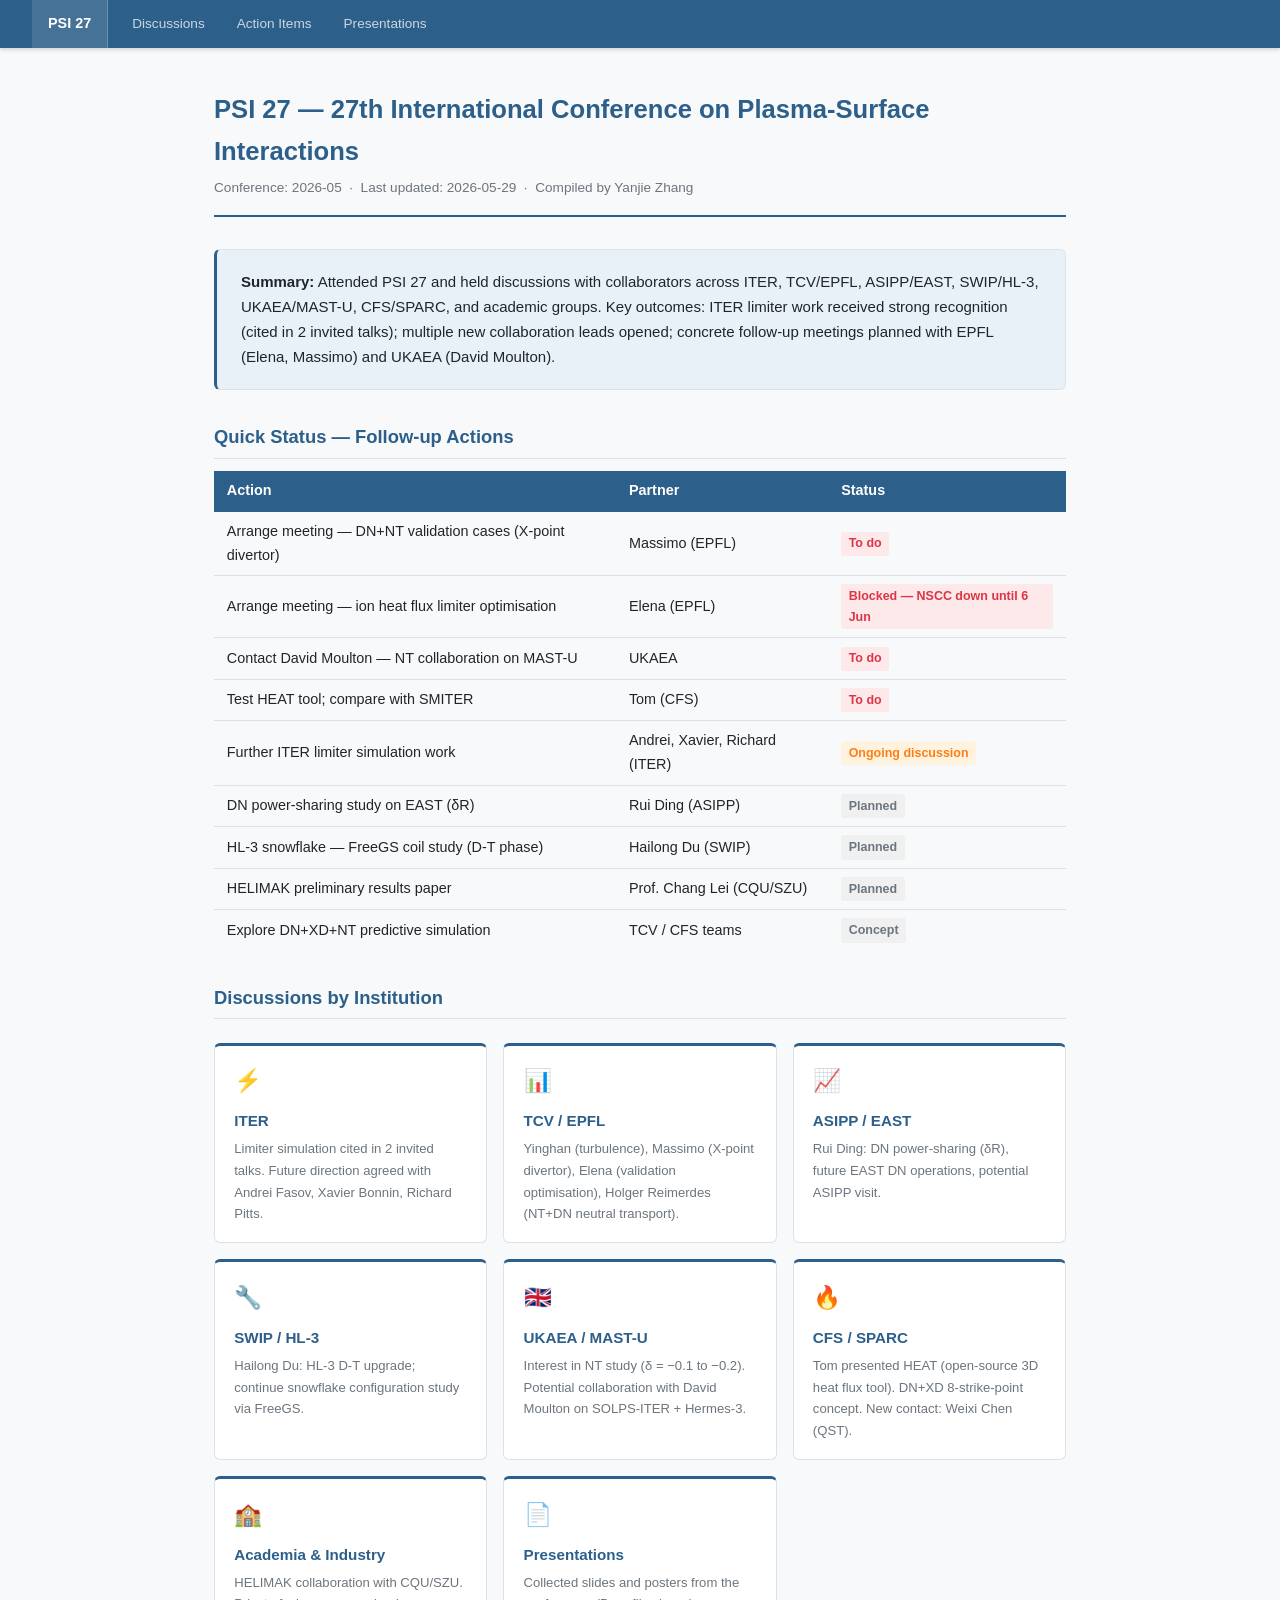
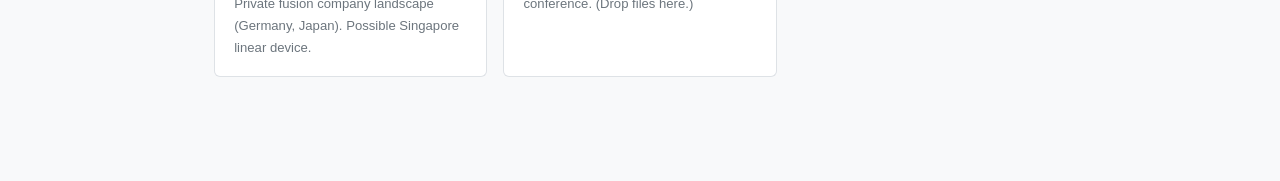
<file: index.html>
<!DOCTYPE html>
<html lang="en">
<head>
<meta charset="UTF-8">
<meta name="viewport" content="width=device-width, initial-scale=1.0">
<title>PSI 27 — Conference Summary</title>
<link rel="stylesheet" href="style.css">
</head>
<body>

<nav>
  <a class="home active" href="index.html">PSI 27</a>
  <a href="discussions/2026-05-29_discussions.html">Discussions</a>
  <a href="action-items/2026-05-29_actions.html">Action Items</a>
  <a href="presentations/">Presentations</a>
</nav>

<div class="container">
  <header class="page-header">
    <h1>PSI 27 — 27th International Conference on Plasma-Surface Interactions</h1>
    <div class="meta">Conference: 2026-05 &nbsp;·&nbsp; Last updated: 2026-05-29 &nbsp;·&nbsp; Compiled by Yanjie Zhang</div>
  </header>

  <div class="card highlight">
    <strong>Summary:</strong> Attended PSI 27 and held discussions with collaborators across ITER, TCV/EPFL, ASIPP/EAST, SWIP/HL-3, UKAEA/MAST-U, CFS/SPARC, and academic groups. Key outcomes: ITER limiter work received strong recognition (cited in 2 invited talks); multiple new collaboration leads opened; concrete follow-up meetings planned with EPFL (Elena, Massimo) and UKAEA (David Moulton).
  </div>

  <h2>Quick Status — Follow-up Actions</h2>
  <table>
    <tr><th>Action</th><th>Partner</th><th>Status</th></tr>
    <tr><td>Arrange meeting — DN+NT validation cases (X-point divertor)</td><td>Massimo (EPFL)</td><td><span class="badge badge-open">To do</span></td></tr>
    <tr><td>Arrange meeting — ion heat flux limiter optimisation</td><td>Elena (EPFL)</td><td><span class="badge badge-open">Blocked — NSCC down until 6 Jun</span></td></tr>
    <tr><td>Contact David Moulton — NT collaboration on MAST-U</td><td>UKAEA</td><td><span class="badge badge-open">To do</span></td></tr>
    <tr><td>Test HEAT tool; compare with SMITER</td><td>Tom (CFS)</td><td><span class="badge badge-open">To do</span></td></tr>
    <tr><td>Further ITER limiter simulation work</td><td>Andrei, Xavier, Richard (ITER)</td><td><span class="badge badge-progress">Ongoing discussion</span></td></tr>
    <tr><td>DN power-sharing study on EAST (δR)</td><td>Rui Ding (ASIPP)</td><td><span class="badge badge-pending">Planned</span></td></tr>
    <tr><td>HL-3 snowflake — FreeGS coil study (D-T phase)</td><td>Hailong Du (SWIP)</td><td><span class="badge badge-pending">Planned</span></td></tr>
    <tr><td>HELIMAK preliminary results paper</td><td>Prof. Chang Lei (CQU/SZU)</td><td><span class="badge badge-pending">Planned</span></td></tr>
    <tr><td>Explore DN+XD+NT predictive simulation</td><td>TCV / CFS teams</td><td><span class="badge badge-pending">Concept</span></td></tr>
  </table>

  <h2>Discussions by Institution</h2>
  <div class="grid">

    <a class="grid-card" href="discussions/2026-05-29_discussions.html#iter">
      <div class="icon">&#9889;</div>
      <h3>ITER</h3>
      <p>Limiter simulation cited in 2 invited talks. Future direction agreed with Andrei Fasov, Xavier Bonnin, Richard Pitts.</p>
    </a>

    <a class="grid-card" href="discussions/2026-05-29_discussions.html#tcv">
      <div class="icon">&#128202;</div>
      <h3>TCV / EPFL</h3>
      <p>Yinghan (turbulence), Massimo (X-point divertor), Elena (validation optimisation), Holger Reimerdes (NT+DN neutral transport).</p>
    </a>

    <a class="grid-card" href="discussions/2026-05-29_discussions.html#asipp">
      <div class="icon">&#128200;</div>
      <h3>ASIPP / EAST</h3>
      <p>Rui Ding: DN power-sharing (δR), future EAST DN operations, potential ASIPP visit.</p>
    </a>

    <a class="grid-card" href="discussions/2026-05-29_discussions.html#swip">
      <div class="icon">&#128295;</div>
      <h3>SWIP / HL-3</h3>
      <p>Hailong Du: HL-3 D-T upgrade; continue snowflake configuration study via FreeGS.</p>
    </a>

    <a class="grid-card" href="discussions/2026-05-29_discussions.html#ukaea">
      <div class="icon">&#127468;&#127463;</div>
      <h3>UKAEA / MAST-U</h3>
      <p>Interest in NT study (δ = −0.1 to −0.2). Potential collaboration with David Moulton on SOLPS-ITER + Hermes-3.</p>
    </a>

    <a class="grid-card" href="discussions/2026-05-29_discussions.html#cfs">
      <div class="icon">&#128293;</div>
      <h3>CFS / SPARC</h3>
      <p>Tom presented HEAT (open-source 3D heat flux tool). DN+XD 8-strike-point concept. New contact: Weixi Chen (QST).</p>
    </a>

    <a class="grid-card" href="discussions/2026-05-29_discussions.html#academia">
      <div class="icon">&#127979;</div>
      <h3>Academia &amp; Industry</h3>
      <p>HELIMAK collaboration with CQU/SZU. Private fusion company landscape (Germany, Japan). Possible Singapore linear device.</p>
    </a>

    <a class="grid-card" href="presentations/">
      <div class="icon">&#128196;</div>
      <h3>Presentations</h3>
      <p>Collected slides and posters from the conference. (Drop files here.)</p>
    </a>

  </div>
</div>
</body>
</html>
</file>
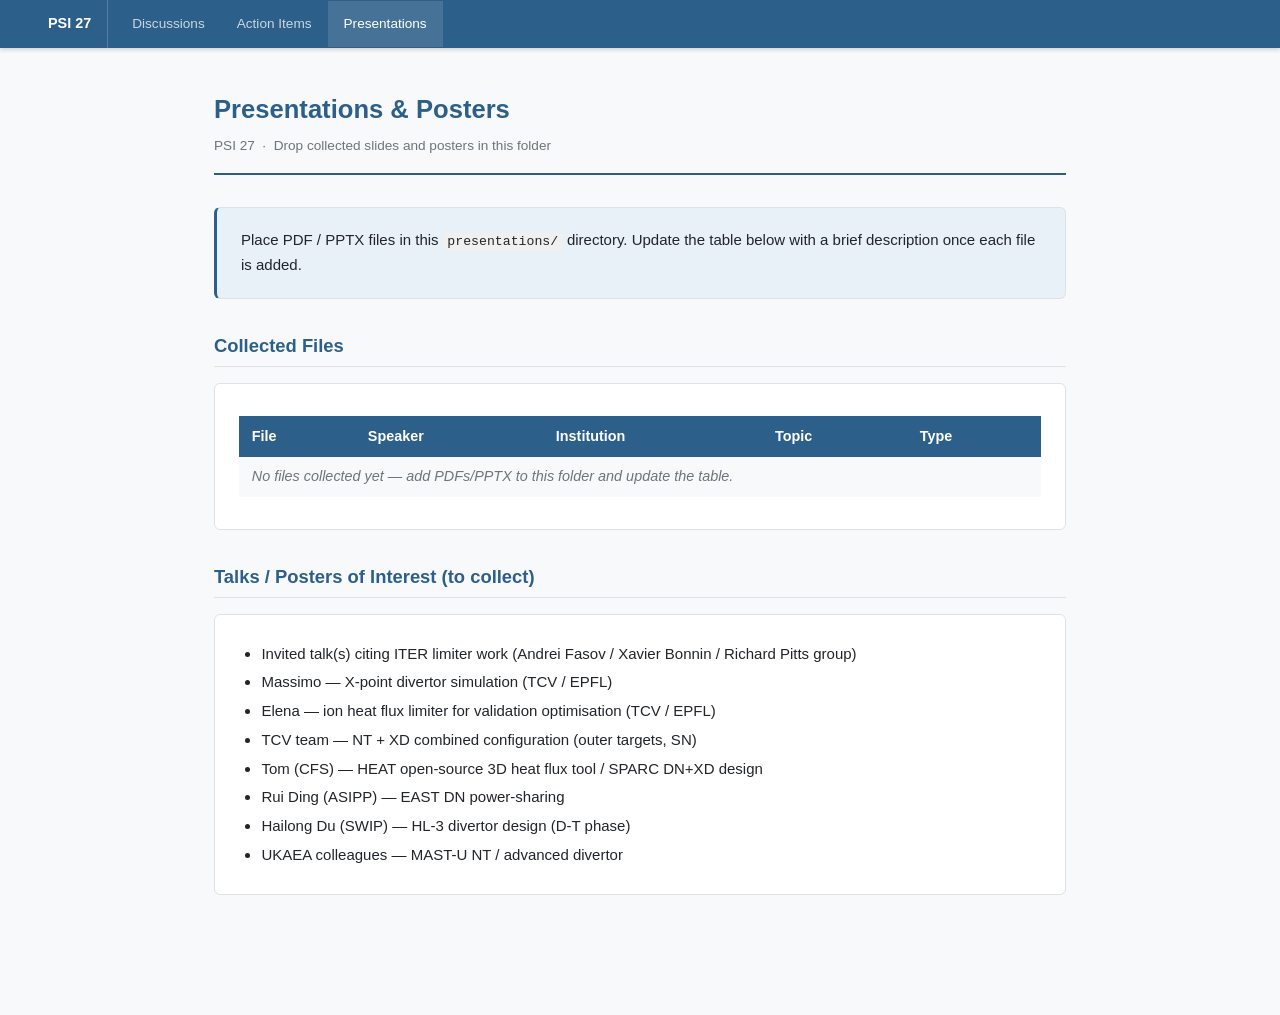
<file: presentations/index.html>
<!DOCTYPE html>
<html lang="en">
<head>
<meta charset="UTF-8">
<meta name="viewport" content="width=device-width, initial-scale=1.0">
<title>Presentations — PSI 27</title>
<link rel="stylesheet" href="../style.css">
</head>
<body>

<nav>
  <a class="home" href="../index.html">PSI 27</a>
  <a href="../discussions/2026-05-29_discussions.html">Discussions</a>
  <a href="../action-items/2026-05-29_actions.html">Action Items</a>
  <a class="active" href="index.html">Presentations</a>
</nav>

<div class="container">
  <header class="page-header">
    <h1>Presentations &amp; Posters</h1>
    <div class="meta">PSI 27 &nbsp;·&nbsp; Drop collected slides and posters in this folder</div>
  </header>

  <div class="card highlight">
    Place PDF / PPTX files in this <code>presentations/</code> directory. Update the table below with a brief description once each file is added.
  </div>

  <h2>Collected Files</h2>

  <div class="card">
    <table>
      <tr><th>File</th><th>Speaker</th><th>Institution</th><th>Topic</th><th>Type</th></tr>
      <tr>
        <td colspan="5" style="color:#6c757d; font-style:italic;">No files collected yet — add PDFs/PPTX to this folder and update the table.</td>
      </tr>
    </table>
  </div>

  <h2>Talks / Posters of Interest (to collect)</h2>
  <div class="card">
    <ul>
      <li>Invited talk(s) citing ITER limiter work (Andrei Fasov / Xavier Bonnin / Richard Pitts group)</li>
      <li>Massimo — X-point divertor simulation (TCV / EPFL)</li>
      <li>Elena — ion heat flux limiter for validation optimisation (TCV / EPFL)</li>
      <li>TCV team — NT + XD combined configuration (outer targets, SN)</li>
      <li>Tom (CFS) — HEAT open-source 3D heat flux tool / SPARC DN+XD design</li>
      <li>Rui Ding (ASIPP) — EAST DN power-sharing</li>
      <li>Hailong Du (SWIP) — HL-3 divertor design (D-T phase)</li>
      <li>UKAEA colleagues — MAST-U NT / advanced divertor</li>
    </ul>
  </div>
</div>
</body>
</html>
</file>
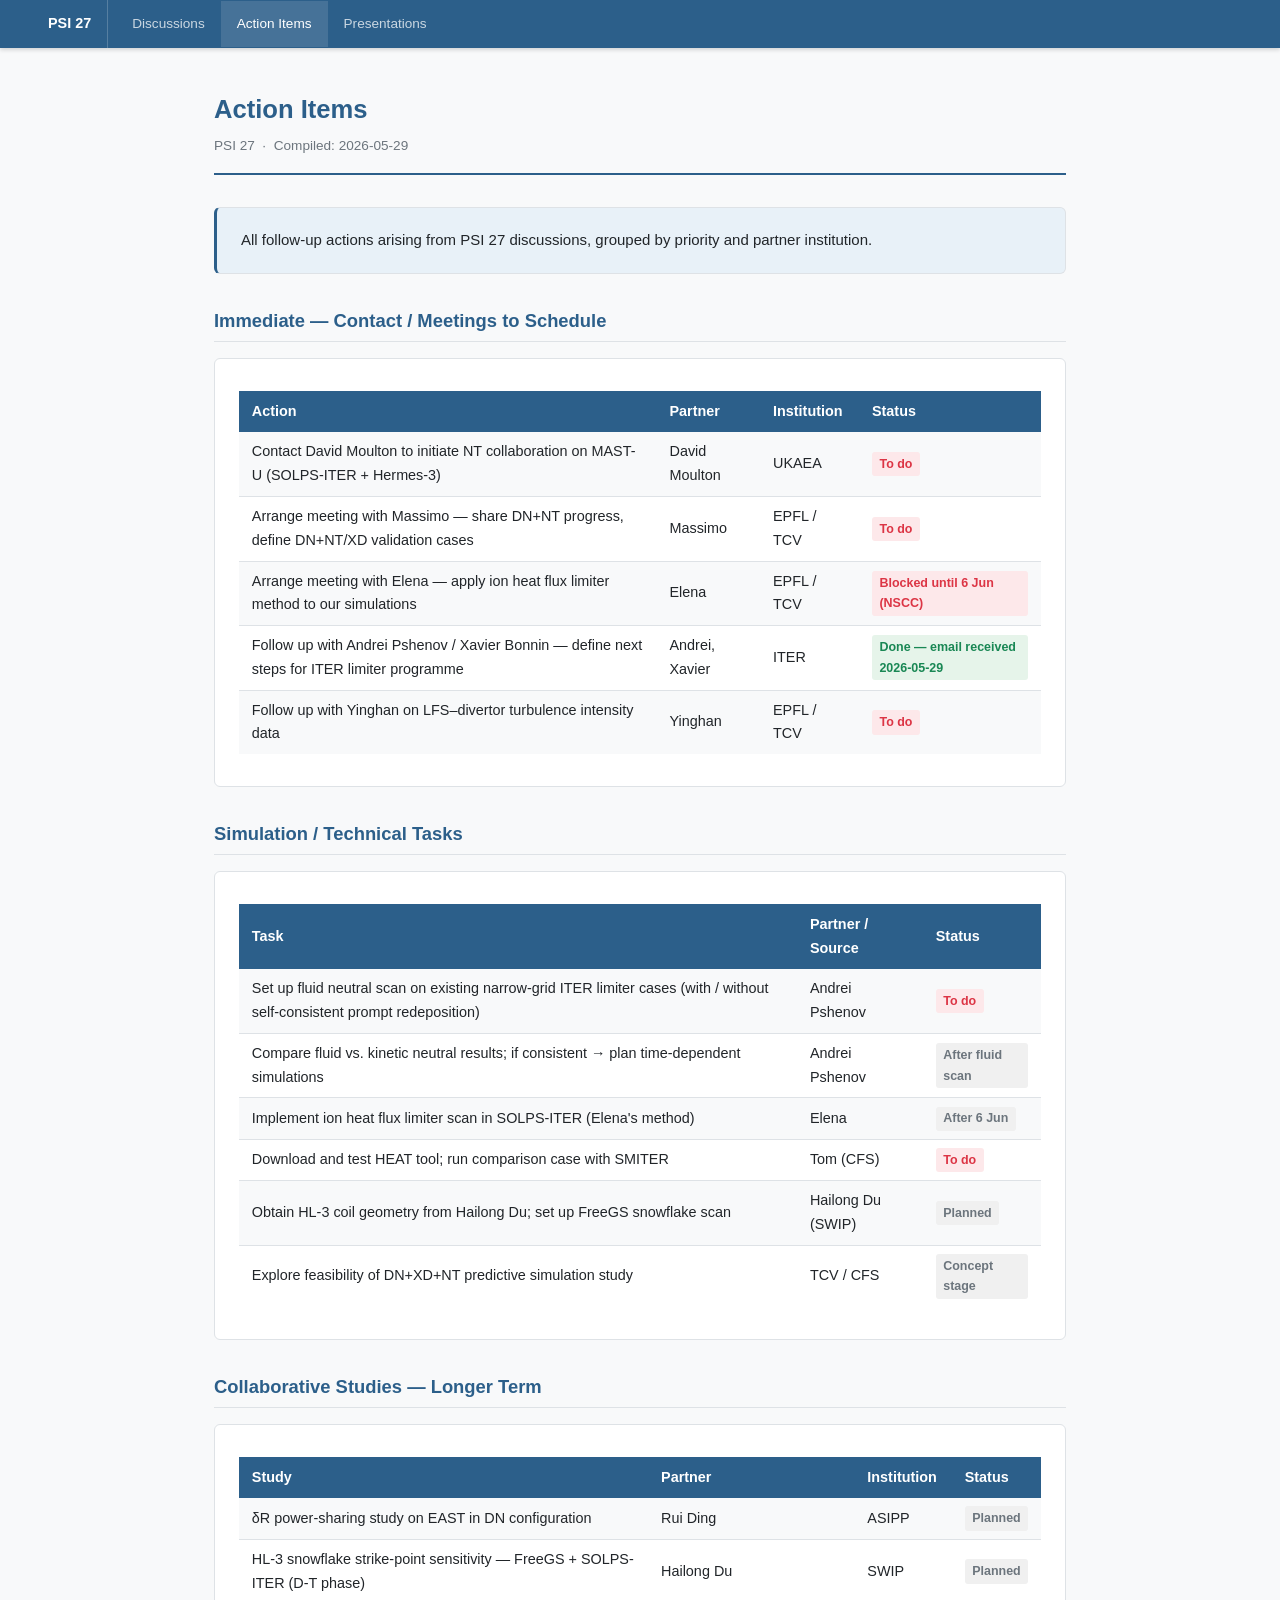
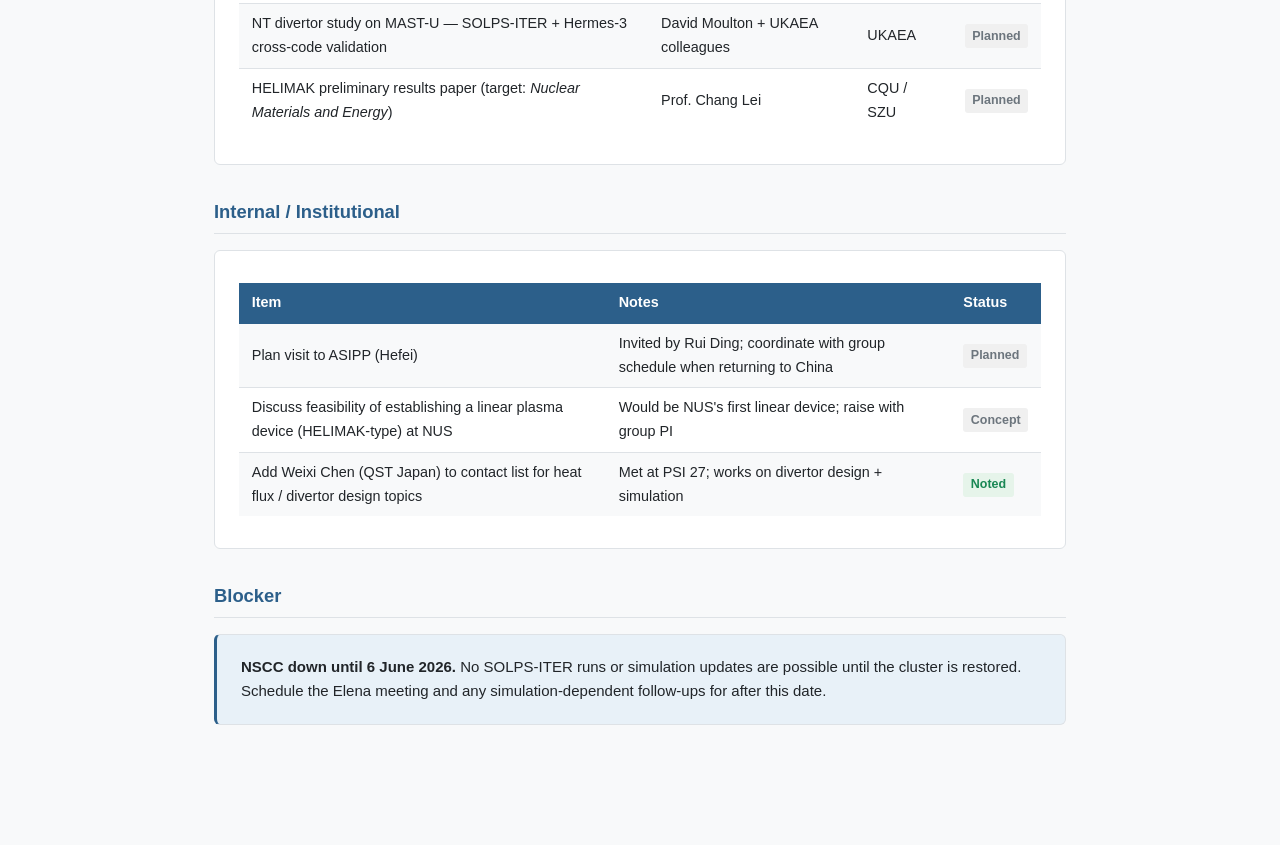
<file: action-items/2026-05-29_actions.html>
<!DOCTYPE html>
<html lang="en">
<head>
<meta charset="UTF-8">
<meta name="viewport" content="width=device-width, initial-scale=1.0">
<title>Action Items — PSI 27</title>
<link rel="stylesheet" href="../style.css">
</head>
<body>

<nav>
  <a class="home" href="../index.html">PSI 27</a>
  <a href="../discussions/2026-05-29_discussions.html">Discussions</a>
  <a class="active" href="2026-05-29_actions.html">Action Items</a>
  <a href="../presentations/">Presentations</a>
</nav>

<div class="container">
  <header class="page-header">
    <h1>Action Items</h1>
    <div class="meta">PSI 27 &nbsp;·&nbsp; Compiled: 2026-05-29</div>
  </header>

  <div class="card highlight">
    All follow-up actions arising from PSI 27 discussions, grouped by priority and partner institution.
  </div>

  <h2>Immediate — Contact / Meetings to Schedule</h2>

  <div class="card">
    <table>
      <tr><th>Action</th><th>Partner</th><th>Institution</th><th>Status</th></tr>
      <tr>
        <td>Contact David Moulton to initiate NT collaboration on MAST-U (SOLPS-ITER + Hermes-3)</td>
        <td>David Moulton</td>
        <td>UKAEA</td>
        <td><span class="badge badge-open">To do</span></td>
      </tr>
      <tr>
        <td>Arrange meeting with Massimo — share DN+NT progress, define DN+NT/XD validation cases</td>
        <td>Massimo</td>
        <td>EPFL / TCV</td>
        <td><span class="badge badge-open">To do</span></td>
      </tr>
      <tr>
        <td>Arrange meeting with Elena — apply ion heat flux limiter method to our simulations</td>
        <td>Elena</td>
        <td>EPFL / TCV</td>
        <td><span class="badge badge-open">Blocked until 6 Jun (NSCC)</span></td>
      </tr>
      <tr>
        <td>Follow up with Andrei Pshenov / Xavier Bonnin — define next steps for ITER limiter programme</td>
        <td>Andrei, Xavier</td>
        <td>ITER</td>
        <td><span class="badge badge-done">Done — email received 2026-05-29</span></td>
      </tr>
      <tr>
        <td>Follow up with Yinghan on LFS–divertor turbulence intensity data</td>
        <td>Yinghan</td>
        <td>EPFL / TCV</td>
        <td><span class="badge badge-open">To do</span></td>
      </tr>
    </table>
  </div>

  <h2>Simulation / Technical Tasks</h2>

  <div class="card">
    <table>
      <tr><th>Task</th><th>Partner / Source</th><th>Status</th></tr>
      <tr>
        <td>Set up fluid neutral scan on existing narrow-grid ITER limiter cases (with / without self-consistent prompt redeposition)</td>
        <td>Andrei Pshenov</td>
        <td><span class="badge badge-open">To do</span></td>
      </tr>
      <tr>
        <td>Compare fluid vs. kinetic neutral results; if consistent → plan time-dependent simulations</td>
        <td>Andrei Pshenov</td>
        <td><span class="badge badge-pending">After fluid scan</span></td>
      </tr>
      <tr>
        <td>Implement ion heat flux limiter scan in SOLPS-ITER (Elena's method)</td>
        <td>Elena</td>
        <td><span class="badge badge-pending">After 6 Jun</span></td>
      </tr>
      <tr>
        <td>Download and test HEAT tool; run comparison case with SMITER</td>
        <td>Tom (CFS)</td>
        <td><span class="badge badge-open">To do</span></td>
      </tr>
      <tr>
        <td>Obtain HL-3 coil geometry from Hailong Du; set up FreeGS snowflake scan</td>
        <td>Hailong Du (SWIP)</td>
        <td><span class="badge badge-pending">Planned</span></td>
      </tr>
      <tr>
        <td>Explore feasibility of DN+XD+NT predictive simulation study</td>
        <td>TCV / CFS</td>
        <td><span class="badge badge-pending">Concept stage</span></td>
      </tr>
    </table>
  </div>

  <h2>Collaborative Studies — Longer Term</h2>

  <div class="card">
    <table>
      <tr><th>Study</th><th>Partner</th><th>Institution</th><th>Status</th></tr>
      <tr>
        <td>δR power-sharing study on EAST in DN configuration</td>
        <td>Rui Ding</td>
        <td>ASIPP</td>
        <td><span class="badge badge-pending">Planned</span></td>
      </tr>
      <tr>
        <td>HL-3 snowflake strike-point sensitivity — FreeGS + SOLPS-ITER (D-T phase)</td>
        <td>Hailong Du</td>
        <td>SWIP</td>
        <td><span class="badge badge-pending">Planned</span></td>
      </tr>
      <tr>
        <td>NT divertor study on MAST-U — SOLPS-ITER + Hermes-3 cross-code validation</td>
        <td>David Moulton + UKAEA colleagues</td>
        <td>UKAEA</td>
        <td><span class="badge badge-pending">Planned</span></td>
      </tr>
      <tr>
        <td>HELIMAK preliminary results paper (target: <em>Nuclear Materials and Energy</em>)</td>
        <td>Prof. Chang Lei</td>
        <td>CQU / SZU</td>
        <td><span class="badge badge-pending">Planned</span></td>
      </tr>
    </table>
  </div>

  <h2>Internal / Institutional</h2>

  <div class="card">
    <table>
      <tr><th>Item</th><th>Notes</th><th>Status</th></tr>
      <tr>
        <td>Plan visit to ASIPP (Hefei)</td>
        <td>Invited by Rui Ding; coordinate with group schedule when returning to China</td>
        <td><span class="badge badge-pending">Planned</span></td>
      </tr>
      <tr>
        <td>Discuss feasibility of establishing a linear plasma device (HELIMAK-type) at NUS</td>
        <td>Would be NUS's first linear device; raise with group PI</td>
        <td><span class="badge badge-pending">Concept</span></td>
      </tr>
      <tr>
        <td>Add Weixi Chen (QST Japan) to contact list for heat flux / divertor design topics</td>
        <td>Met at PSI 27; works on divertor design + simulation</td>
        <td><span class="badge badge-done">Noted</span></td>
      </tr>
    </table>
  </div>

  <h2>Blocker</h2>
  <div class="card highlight">
    <strong>NSCC down until 6 June 2026.</strong> No SOLPS-ITER runs or simulation updates are possible until the cluster is restored. Schedule the Elena meeting and any simulation-dependent follow-ups for after this date.
  </div>

</div>
</body>
</html>
</file>
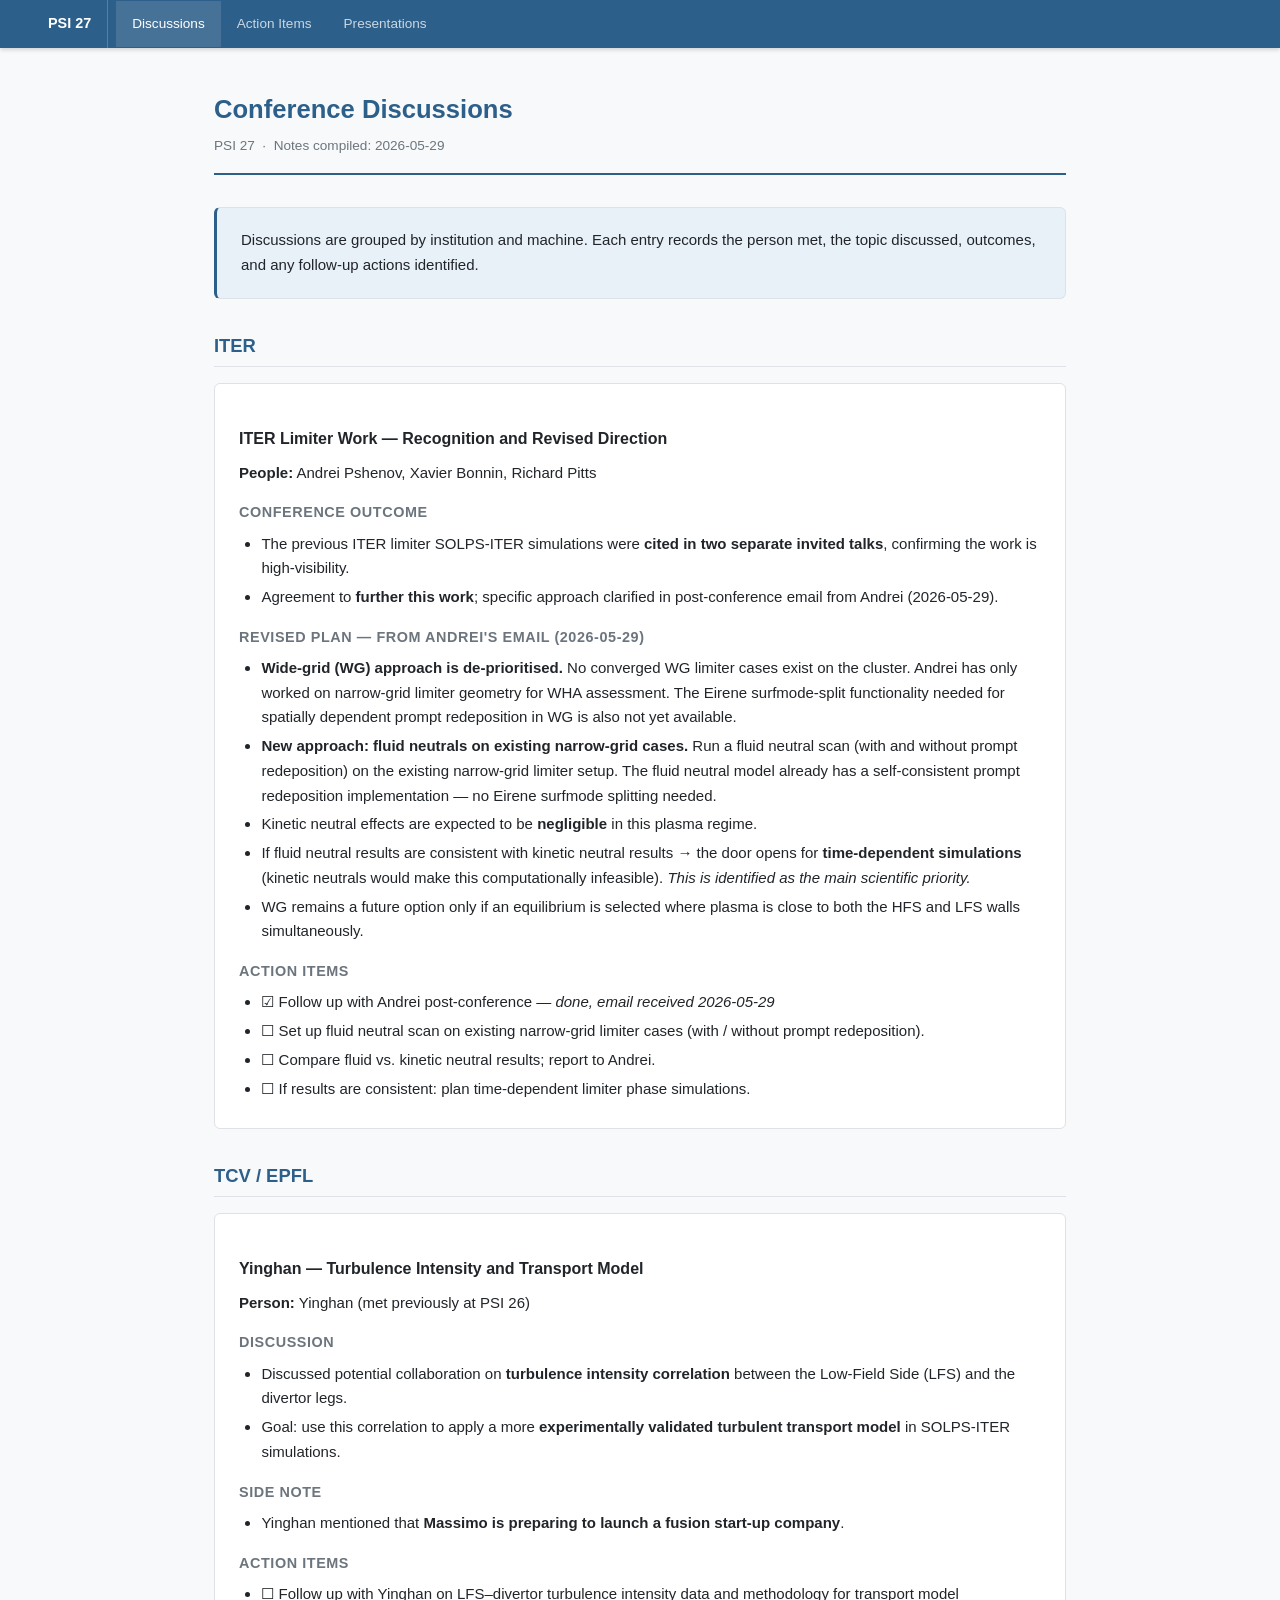
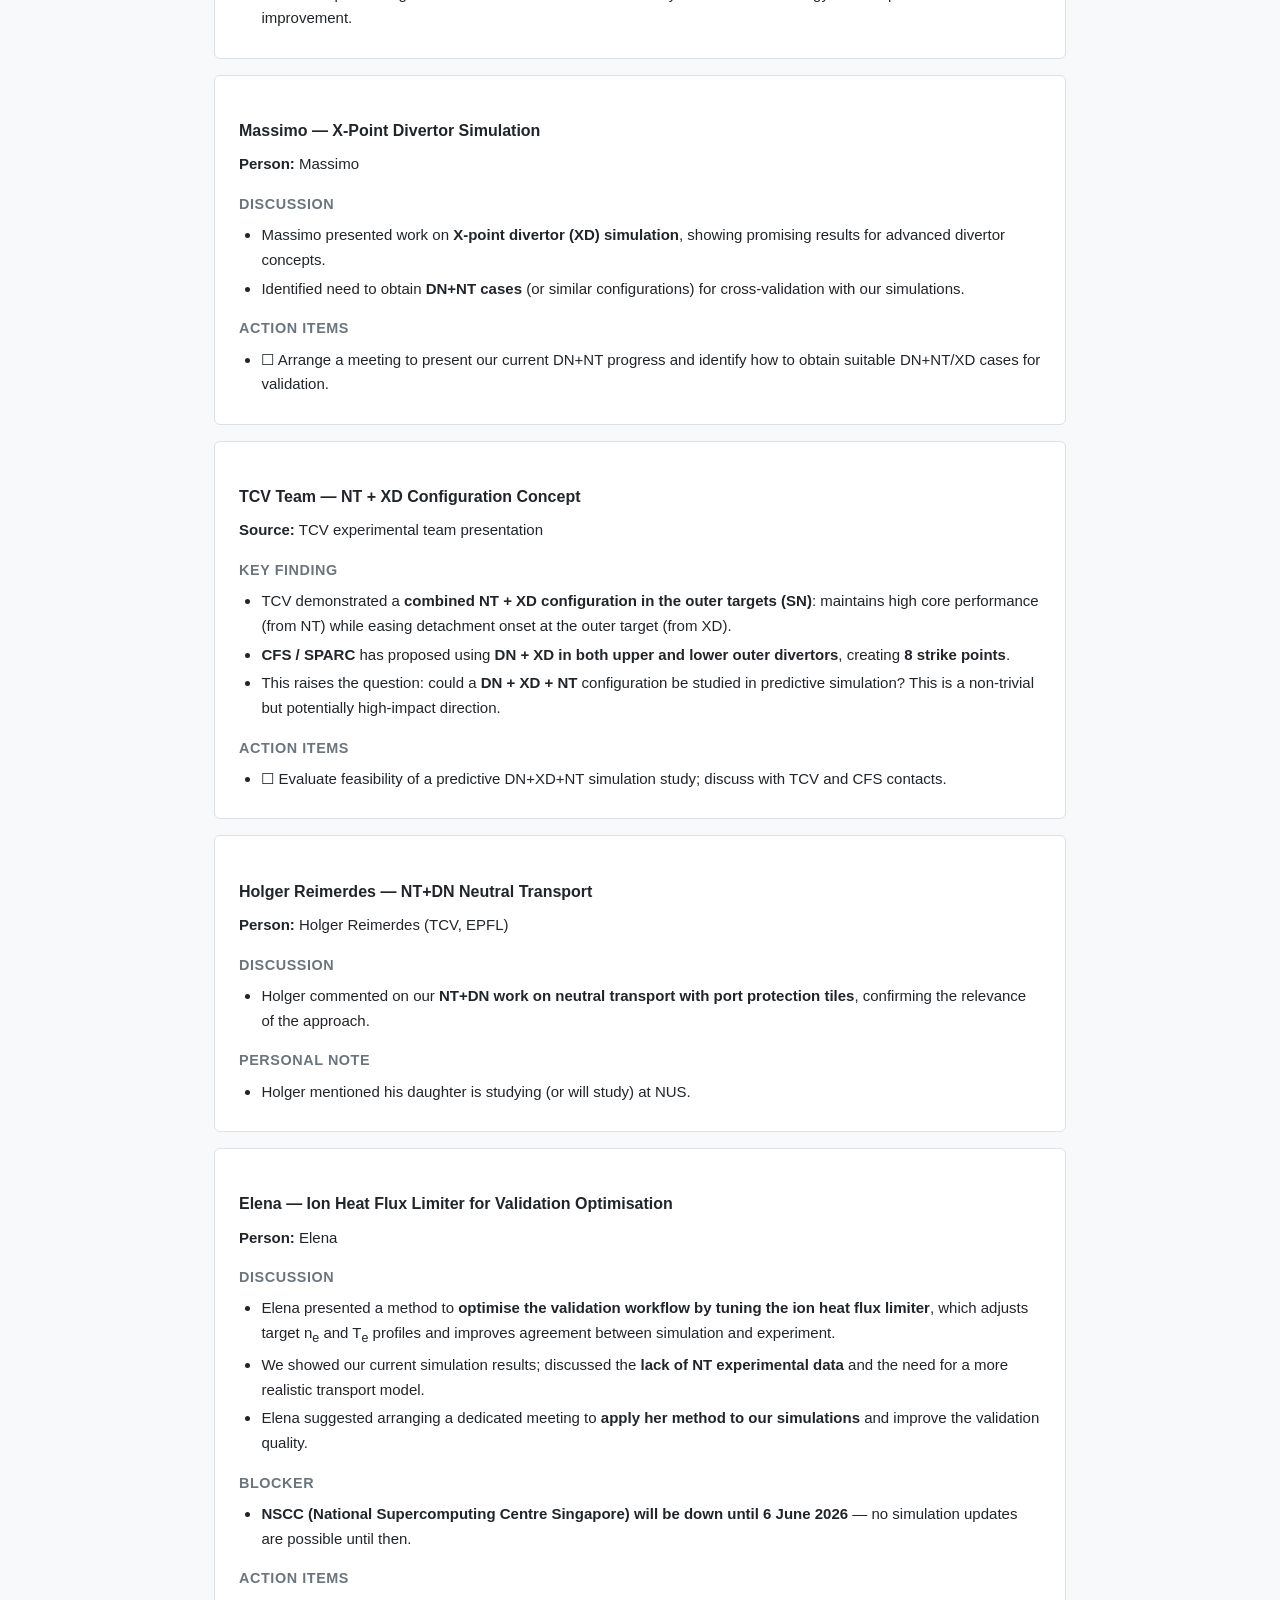
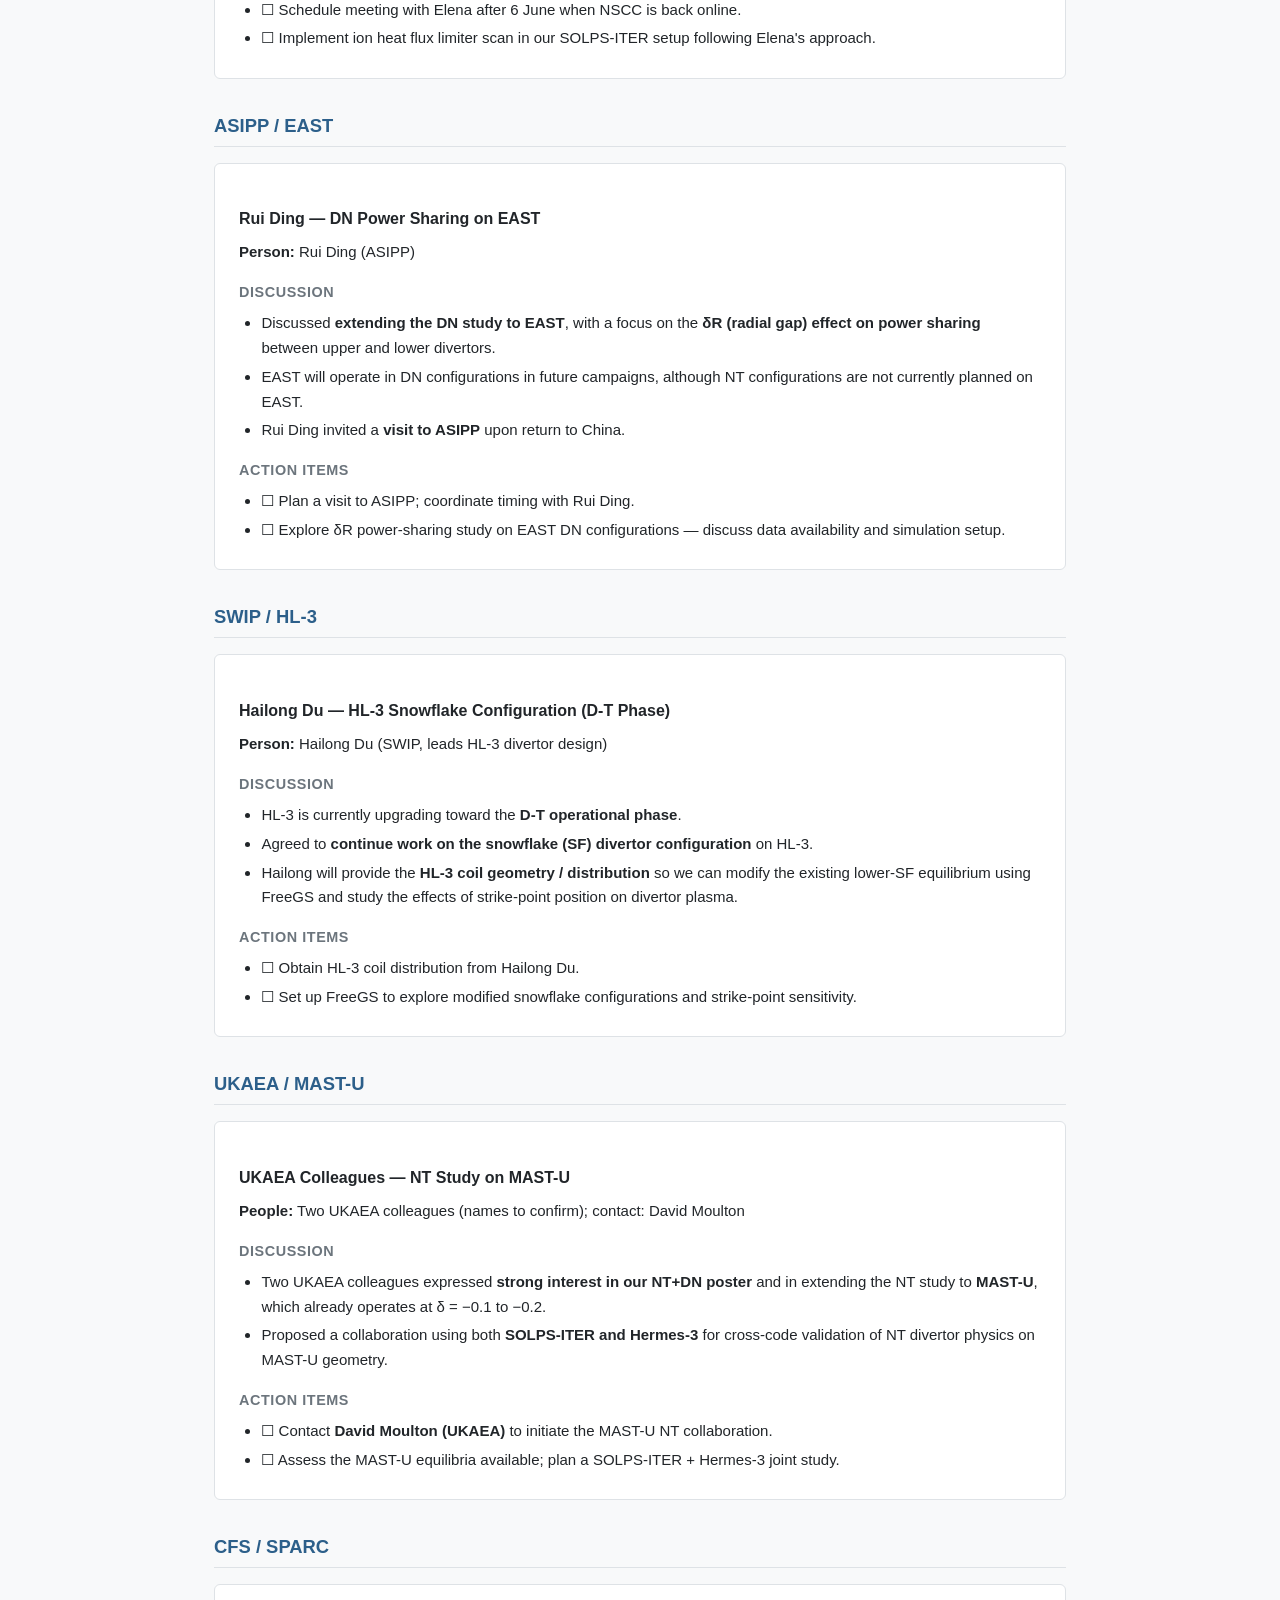
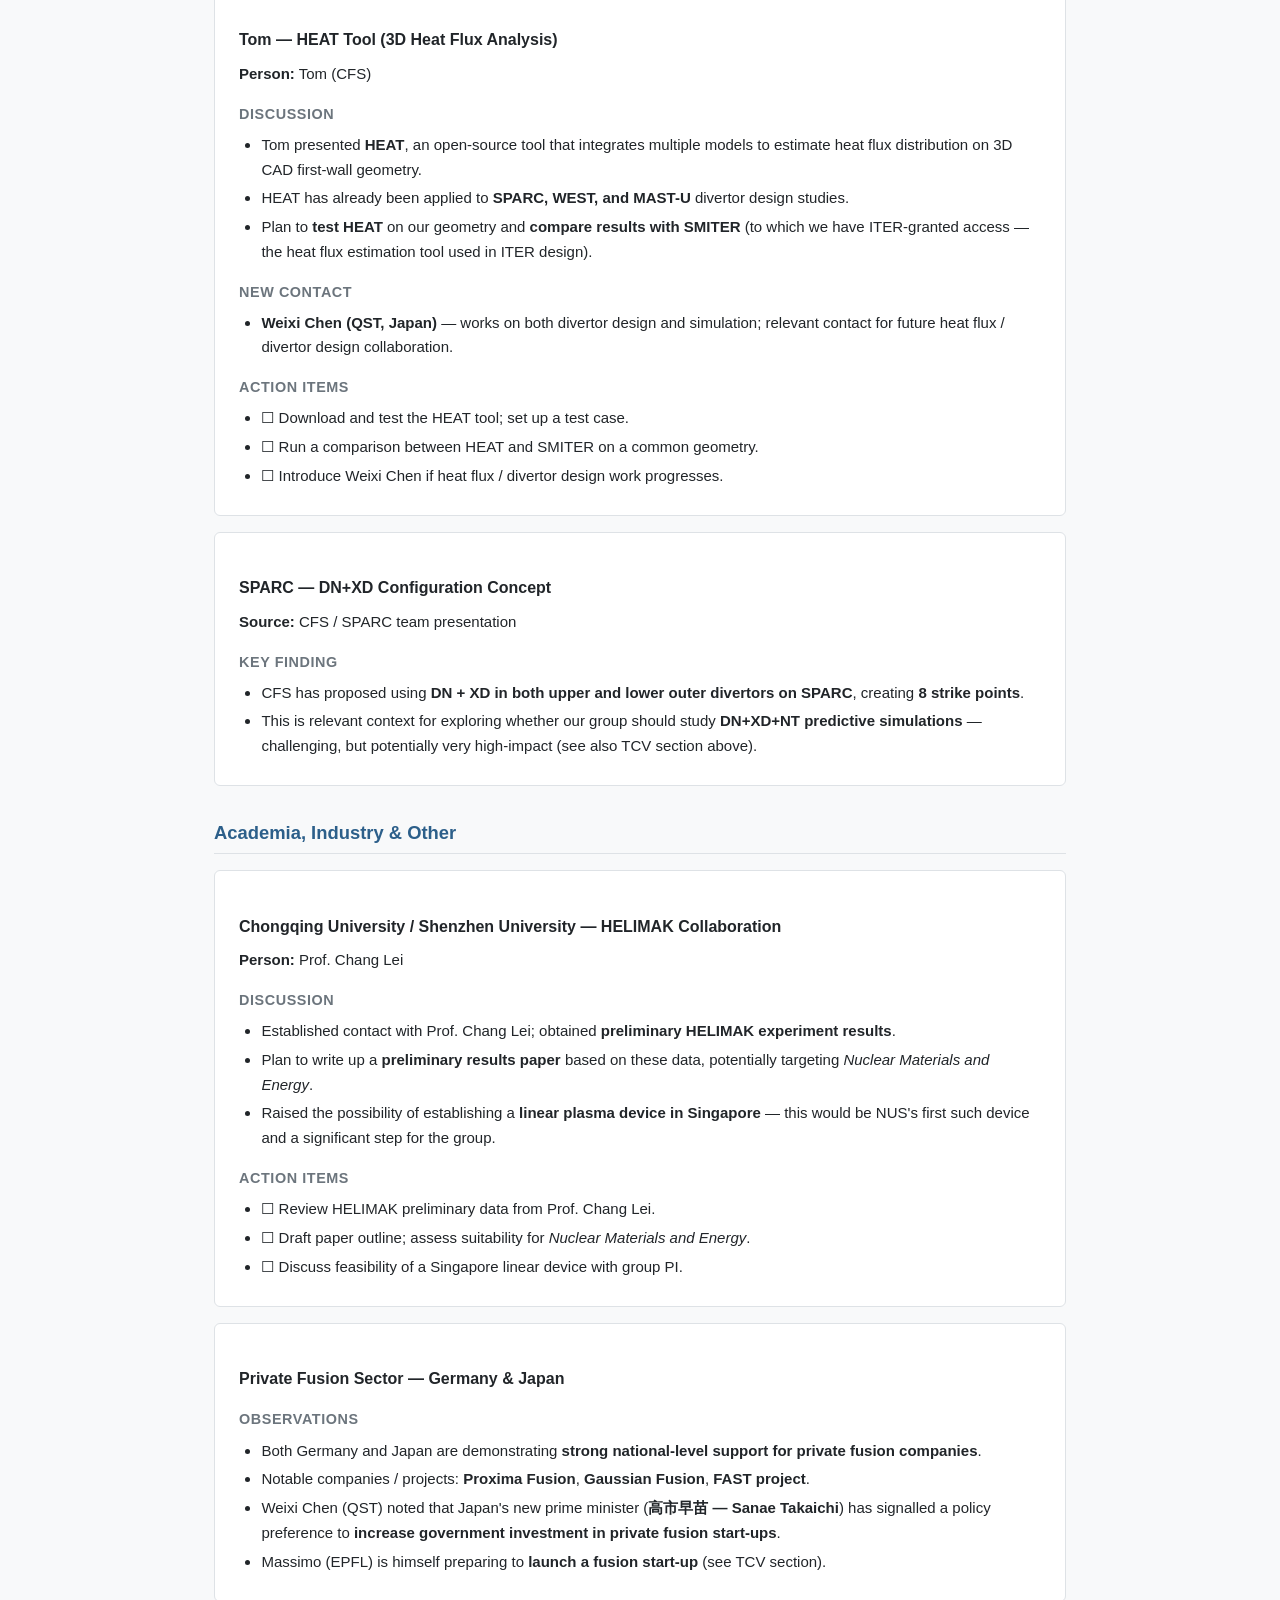
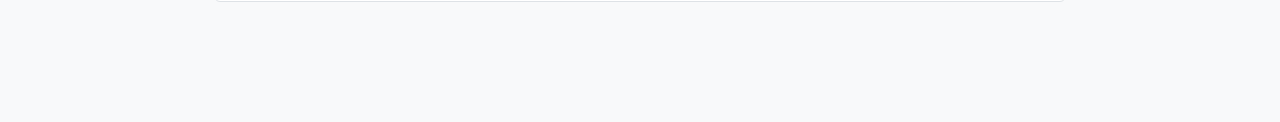
<file: discussions/2026-05-29_discussions.html>
<!DOCTYPE html>
<html lang="en">
<head>
<meta charset="UTF-8">
<meta name="viewport" content="width=device-width, initial-scale=1.0">
<title>Discussions — PSI 27</title>
<link rel="stylesheet" href="../style.css">
</head>
<body>

<nav>
  <a class="home" href="../index.html">PSI 27</a>
  <a class="active" href="2026-05-29_discussions.html">Discussions</a>
  <a href="../action-items/2026-05-29_actions.html">Action Items</a>
  <a href="../presentations/">Presentations</a>
</nav>

<div class="container">
  <header class="page-header">
    <h1>Conference Discussions</h1>
    <div class="meta">PSI 27 &nbsp;·&nbsp; Notes compiled: 2026-05-29</div>
  </header>

  <div class="card highlight">
    Discussions are grouped by institution and machine. Each entry records the person met, the topic discussed, outcomes, and any follow-up actions identified.
  </div>

  <!-- ============================================================ -->
  <h2 id="iter">ITER</h2>
  <!-- ============================================================ -->

  <div class="card">
    <h3>ITER Limiter Work — Recognition and Revised Direction</h3>
    <p><strong>People:</strong> Andrei Pshenov, Xavier Bonnin, Richard Pitts</p>
    <h4>Conference outcome</h4>
    <ul>
      <li>The previous ITER limiter SOLPS-ITER simulations were <strong>cited in two separate invited talks</strong>, confirming the work is high-visibility.</li>
      <li>Agreement to <strong>further this work</strong>; specific approach clarified in post-conference email from Andrei (2026-05-29).</li>
    </ul>
    <h4>Revised plan — from Andrei's email (2026-05-29)</h4>
    <ul>
      <li><strong>Wide-grid (WG) approach is de-prioritised.</strong> No converged WG limiter cases exist on the cluster. Andrei has only worked on narrow-grid limiter geometry for WHA assessment. The Eirene surfmode-split functionality needed for spatially dependent prompt redeposition in WG is also not yet available.</li>
      <li><strong>New approach: fluid neutrals on existing narrow-grid cases.</strong> Run a fluid neutral scan (with and without prompt redeposition) on the existing narrow-grid limiter setup. The fluid neutral model already has a self-consistent prompt redeposition implementation — no Eirene surfmode splitting needed.</li>
      <li>Kinetic neutral effects are expected to be <strong>negligible</strong> in this plasma regime.</li>
      <li>If fluid neutral results are consistent with kinetic neutral results → the door opens for <strong>time-dependent simulations</strong> (kinetic neutrals would make this computationally infeasible). <em>This is identified as the main scientific priority.</em></li>
      <li>WG remains a future option only if an equilibrium is selected where plasma is close to both the HFS and LFS walls simultaneously.</li>
    </ul>
    <h4>Action items</h4>
    <ul>
      <li>&#9745; Follow up with Andrei post-conference — <em>done, email received 2026-05-29</em></li>
      <li>&#9744; Set up fluid neutral scan on existing narrow-grid limiter cases (with / without prompt redeposition).</li>
      <li>&#9744; Compare fluid vs. kinetic neutral results; report to Andrei.</li>
      <li>&#9744; If results are consistent: plan time-dependent limiter phase simulations.</li>
    </ul>
  </div>

  <!-- ============================================================ -->
  <h2 id="tcv">TCV / EPFL</h2>
  <!-- ============================================================ -->

  <div class="card">
    <h3>Yinghan — Turbulence Intensity and Transport Model</h3>
    <p><strong>Person:</strong> Yinghan (met previously at PSI 26)</p>
    <h4>Discussion</h4>
    <ul>
      <li>Discussed potential collaboration on <strong>turbulence intensity correlation</strong> between the Low-Field Side (LFS) and the divertor legs.</li>
      <li>Goal: use this correlation to apply a more <strong>experimentally validated turbulent transport model</strong> in SOLPS-ITER simulations.</li>
    </ul>
    <h4>Side note</h4>
    <ul>
      <li>Yinghan mentioned that <strong>Massimo is preparing to launch a fusion start-up company</strong>.</li>
    </ul>
    <h4>Action items</h4>
    <ul>
      <li>&#9744; Follow up with Yinghan on LFS–divertor turbulence intensity data and methodology for transport model improvement.</li>
    </ul>
  </div>

  <div class="card">
    <h3>Massimo — X-Point Divertor Simulation</h3>
    <p><strong>Person:</strong> Massimo</p>
    <h4>Discussion</h4>
    <ul>
      <li>Massimo presented work on <strong>X-point divertor (XD) simulation</strong>, showing promising results for advanced divertor concepts.</li>
      <li>Identified need to obtain <strong>DN+NT cases</strong> (or similar configurations) for cross-validation with our simulations.</li>
    </ul>
    <h4>Action items</h4>
    <ul>
      <li>&#9744; Arrange a meeting to present our current DN+NT progress and identify how to obtain suitable DN+NT/XD cases for validation.</li>
    </ul>
  </div>

  <div class="card">
    <h3>TCV Team — NT + XD Configuration Concept</h3>
    <p><strong>Source:</strong> TCV experimental team presentation</p>
    <h4>Key finding</h4>
    <ul>
      <li>TCV demonstrated a <strong>combined NT + XD configuration in the outer targets (SN)</strong>: maintains high core performance (from NT) while easing detachment onset at the outer target (from XD).</li>
      <li><strong>CFS / SPARC</strong> has proposed using <strong>DN + XD in both upper and lower outer divertors</strong>, creating <strong>8 strike points</strong>.</li>
      <li>This raises the question: could a <strong>DN + XD + NT</strong> configuration be studied in predictive simulation? This is a non-trivial but potentially high-impact direction.</li>
    </ul>
    <h4>Action items</h4>
    <ul>
      <li>&#9744; Evaluate feasibility of a predictive DN+XD+NT simulation study; discuss with TCV and CFS contacts.</li>
    </ul>
  </div>

  <div class="card">
    <h3>Holger Reimerdes — NT+DN Neutral Transport</h3>
    <p><strong>Person:</strong> Holger Reimerdes (TCV, EPFL)</p>
    <h4>Discussion</h4>
    <ul>
      <li>Holger commented on our <strong>NT+DN work on neutral transport with port protection tiles</strong>, confirming the relevance of the approach.</li>
    </ul>
    <h4>Personal note</h4>
    <ul>
      <li>Holger mentioned his daughter is studying (or will study) at NUS.</li>
    </ul>
  </div>

  <div class="card">
    <h3>Elena — Ion Heat Flux Limiter for Validation Optimisation</h3>
    <p><strong>Person:</strong> Elena</p>
    <h4>Discussion</h4>
    <ul>
      <li>Elena presented a method to <strong>optimise the validation workflow by tuning the ion heat flux limiter</strong>, which adjusts target n<sub>e</sub> and T<sub>e</sub> profiles and improves agreement between simulation and experiment.</li>
      <li>We showed our current simulation results; discussed the <strong>lack of NT experimental data</strong> and the need for a more realistic transport model.</li>
      <li>Elena suggested arranging a dedicated meeting to <strong>apply her method to our simulations</strong> and improve the validation quality.</li>
    </ul>
    <h4>Blocker</h4>
    <ul>
      <li><strong>NSCC (National Supercomputing Centre Singapore) will be down until 6 June 2026</strong> — no simulation updates are possible until then.</li>
    </ul>
    <h4>Action items</h4>
    <ul>
      <li>&#9744; Schedule meeting with Elena after 6 June when NSCC is back online.</li>
      <li>&#9744; Implement ion heat flux limiter scan in our SOLPS-ITER setup following Elena's approach.</li>
    </ul>
  </div>

  <!-- ============================================================ -->
  <h2 id="asipp">ASIPP / EAST</h2>
  <!-- ============================================================ -->

  <div class="card">
    <h3>Rui Ding — DN Power Sharing on EAST</h3>
    <p><strong>Person:</strong> Rui Ding (ASIPP)</p>
    <h4>Discussion</h4>
    <ul>
      <li>Discussed <strong>extending the DN study to EAST</strong>, with a focus on the <strong>δR (radial gap) effect on power sharing</strong> between upper and lower divertors.</li>
      <li>EAST will operate in DN configurations in future campaigns, although NT configurations are not currently planned on EAST.</li>
      <li>Rui Ding invited a <strong>visit to ASIPP</strong> upon return to China.</li>
    </ul>
    <h4>Action items</h4>
    <ul>
      <li>&#9744; Plan a visit to ASIPP; coordinate timing with Rui Ding.</li>
      <li>&#9744; Explore δR power-sharing study on EAST DN configurations — discuss data availability and simulation setup.</li>
    </ul>
  </div>

  <!-- ============================================================ -->
  <h2 id="swip">SWIP / HL-3</h2>
  <!-- ============================================================ -->

  <div class="card">
    <h3>Hailong Du — HL-3 Snowflake Configuration (D-T Phase)</h3>
    <p><strong>Person:</strong> Hailong Du (SWIP, leads HL-3 divertor design)</p>
    <h4>Discussion</h4>
    <ul>
      <li>HL-3 is currently upgrading toward the <strong>D-T operational phase</strong>.</li>
      <li>Agreed to <strong>continue work on the snowflake (SF) divertor configuration</strong> on HL-3.</li>
      <li>Hailong will provide the <strong>HL-3 coil geometry / distribution</strong> so we can modify the existing lower-SF equilibrium using FreeGS and study the effects of strike-point position on divertor plasma.</li>
    </ul>
    <h4>Action items</h4>
    <ul>
      <li>&#9744; Obtain HL-3 coil distribution from Hailong Du.</li>
      <li>&#9744; Set up FreeGS to explore modified snowflake configurations and strike-point sensitivity.</li>
    </ul>
  </div>

  <!-- ============================================================ -->
  <h2 id="ukaea">UKAEA / MAST-U</h2>
  <!-- ============================================================ -->

  <div class="card">
    <h3>UKAEA Colleagues — NT Study on MAST-U</h3>
    <p><strong>People:</strong> Two UKAEA colleagues (names to confirm); contact: David Moulton</p>
    <h4>Discussion</h4>
    <ul>
      <li>Two UKAEA colleagues expressed <strong>strong interest in our NT+DN poster</strong> and in extending the NT study to <strong>MAST-U</strong>, which already operates at δ = −0.1 to −0.2.</li>
      <li>Proposed a collaboration using both <strong>SOLPS-ITER and Hermes-3</strong> for cross-code validation of NT divertor physics on MAST-U geometry.</li>
    </ul>
    <h4>Action items</h4>
    <ul>
      <li>&#9744; Contact <strong>David Moulton (UKAEA)</strong> to initiate the MAST-U NT collaboration.</li>
      <li>&#9744; Assess the MAST-U equilibria available; plan a SOLPS-ITER + Hermes-3 joint study.</li>
    </ul>
  </div>

  <!-- ============================================================ -->
  <h2 id="cfs">CFS / SPARC</h2>
  <!-- ============================================================ -->

  <div class="card">
    <h3>Tom — HEAT Tool (3D Heat Flux Analysis)</h3>
    <p><strong>Person:</strong> Tom (CFS)</p>
    <h4>Discussion</h4>
    <ul>
      <li>Tom presented <strong>HEAT</strong>, an open-source tool that integrates multiple models to estimate heat flux distribution on 3D CAD first-wall geometry.</li>
      <li>HEAT has already been applied to <strong>SPARC, WEST, and MAST-U</strong> divertor design studies.</li>
      <li>Plan to <strong>test HEAT</strong> on our geometry and <strong>compare results with SMITER</strong> (to which we have ITER-granted access — the heat flux estimation tool used in ITER design).</li>
    </ul>
    <h4>New contact</h4>
    <ul>
      <li><strong>Weixi Chen (QST, Japan)</strong> — works on both divertor design and simulation; relevant contact for future heat flux / divertor design collaboration.</li>
    </ul>
    <h4>Action items</h4>
    <ul>
      <li>&#9744; Download and test the HEAT tool; set up a test case.</li>
      <li>&#9744; Run a comparison between HEAT and SMITER on a common geometry.</li>
      <li>&#9744; Introduce Weixi Chen if heat flux / divertor design work progresses.</li>
    </ul>
  </div>

  <div class="card">
    <h3>SPARC — DN+XD Configuration Concept</h3>
    <p><strong>Source:</strong> CFS / SPARC team presentation</p>
    <h4>Key finding</h4>
    <ul>
      <li>CFS has proposed using <strong>DN + XD in both upper and lower outer divertors on SPARC</strong>, creating <strong>8 strike points</strong>.</li>
      <li>This is relevant context for exploring whether our group should study <strong>DN+XD+NT predictive simulations</strong> — challenging, but potentially very high-impact (see also TCV section above).</li>
    </ul>
  </div>

  <!-- ============================================================ -->
  <h2 id="academia">Academia, Industry &amp; Other</h2>
  <!-- ============================================================ -->

  <div class="card">
    <h3>Chongqing University / Shenzhen University — HELIMAK Collaboration</h3>
    <p><strong>Person:</strong> Prof. Chang Lei</p>
    <h4>Discussion</h4>
    <ul>
      <li>Established contact with Prof. Chang Lei; obtained <strong>preliminary HELIMAK experiment results</strong>.</li>
      <li>Plan to write up a <strong>preliminary results paper</strong> based on these data, potentially targeting <em>Nuclear Materials and Energy</em>.</li>
      <li>Raised the possibility of establishing a <strong>linear plasma device in Singapore</strong> — this would be NUS's first such device and a significant step for the group.</li>
    </ul>
    <h4>Action items</h4>
    <ul>
      <li>&#9744; Review HELIMAK preliminary data from Prof. Chang Lei.</li>
      <li>&#9744; Draft paper outline; assess suitability for <em>Nuclear Materials and Energy</em>.</li>
      <li>&#9744; Discuss feasibility of a Singapore linear device with group PI.</li>
    </ul>
  </div>

  <div class="card">
    <h3>Private Fusion Sector — Germany &amp; Japan</h3>
    <h4>Observations</h4>
    <ul>
      <li>Both Germany and Japan are demonstrating <strong>strong national-level support for private fusion companies</strong>.</li>
      <li>Notable companies / projects: <strong>Proxima Fusion</strong>, <strong>Gaussian Fusion</strong>, <strong>FAST project</strong>.</li>
      <li>Weixi Chen (QST) noted that Japan's new prime minister (<strong>高市早苗 — Sanae Takaichi</strong>) has signalled a policy preference to <strong>increase government investment in private fusion start-ups</strong>.</li>
      <li>Massimo (EPFL) is himself preparing to <strong>launch a fusion start-up</strong> (see TCV section).</li>
    </ul>
  </div>

</div>
</body>
</html>
</file>
<file: style.css>
:root {
  --bg: #f8f9fa;
  --surface: #ffffff;
  --border: #dee2e6;
  --accent: #2c5f8a;
  --accent-light: #e8f1f8;
  --text: #212529;
  --muted: #6c757d;
  --tag-open: #dc3545;
  --tag-progress: #fd7e14;
  --tag-done: #198754;
}

* { box-sizing: border-box; margin: 0; padding: 0; }

body {
  font-family: -apple-system, BlinkMacSystemFont, "Segoe UI", Helvetica, Arial, sans-serif;
  background: var(--bg);
  color: var(--text);
  font-size: 15px;
  line-height: 1.65;
}

nav {
  background: var(--accent);
  padding: 0 2rem;
  display: flex;
  align-items: center;
  gap: 0;
  position: sticky;
  top: 0;
  z-index: 100;
  box-shadow: 0 2px 4px rgba(0,0,0,.15);
}

nav a {
  color: rgba(255,255,255,.75);
  text-decoration: none;
  padding: .75rem 1rem;
  font-size: .85rem;
  white-space: nowrap;
  transition: color .15s, background .15s;
}

nav a:hover, nav a.active {
  color: #fff;
  background: rgba(255,255,255,.12);
}

nav .home { font-weight: 600; font-size: .9rem; color: #fff; border-right: 1px solid rgba(255,255,255,.2); margin-right: .5rem; }

.container {
  max-width: 900px;
  margin: 2.5rem auto;
  padding: 0 1.5rem 4rem;
}

header.page-header {
  border-bottom: 2px solid var(--accent);
  padding-bottom: 1rem;
  margin-bottom: 2rem;
}

header.page-header h1 { font-size: 1.6rem; color: var(--accent); }
header.page-header .meta { font-size: .85rem; color: var(--muted); margin-top: .3rem; }

h2 {
  font-size: 1.15rem;
  color: var(--accent);
  margin: 2rem 0 .6rem;
  padding-bottom: .3rem;
  border-bottom: 1px solid var(--border);
}

h3 { font-size: 1rem; font-weight: 600; margin: 1.4rem 0 .4rem; }
h4 { font-size: .9rem; font-weight: 600; margin: 1rem 0 .3rem; color: var(--muted); text-transform: uppercase; letter-spacing: .04em; }

p { margin: .5rem 0; }
ul, ol { padding-left: 1.4rem; margin: .4rem 0; }
li { margin: .25rem 0; }

a { color: var(--accent); }

code {
  background: #f0f0f0;
  border-radius: 3px;
  padding: .1em .35em;
  font-size: .88em;
  font-family: "SFMono-Regular", Consolas, monospace;
}

.card {
  background: var(--surface);
  border: 1px solid var(--border);
  border-radius: 6px;
  padding: 1.25rem 1.5rem;
  margin: 1rem 0;
}

.card.highlight { border-left: 3px solid var(--accent); background: var(--accent-light); }

table {
  width: 100%;
  border-collapse: collapse;
  margin: .75rem 0;
  font-size: .9rem;
}

th {
  background: var(--accent);
  color: #fff;
  text-align: left;
  padding: .55rem .8rem;
  font-weight: 600;
}

td { padding: .5rem .8rem; border-bottom: 1px solid var(--border); }
tr:last-child td { border-bottom: none; }
tr:nth-child(even) td { background: #f8f9fa; }

.badge {
  display: inline-block;
  padding: .15em .6em;
  border-radius: 3px;
  font-size: .78rem;
  font-weight: 600;
}

.badge-open { background: #fde8ea; color: var(--tag-open); }
.badge-progress { background: #fff3e0; color: var(--tag-progress); }
.badge-done { background: #e6f4ea; color: var(--tag-done); }
.badge-pending { background: #f0f0f0; color: var(--muted); }

.phase {
  border-left: 3px solid var(--accent);
  background: var(--surface);
  border-radius: 0 6px 6px 0;
  border: 1px solid var(--border);
  border-left: 3px solid var(--accent);
  padding: 1rem 1.25rem;
  margin: 1.2rem 0;
}

.phase-label {
  font-size: .75rem;
  font-weight: 700;
  text-transform: uppercase;
  letter-spacing: .08em;
  color: var(--accent);
  margin-bottom: .3rem;
}

/* Index cards */
.grid {
  display: grid;
  grid-template-columns: repeat(auto-fill, minmax(240px, 1fr));
  gap: 1rem;
  margin-top: 1.5rem;
}

.grid-card {
  background: var(--surface);
  border: 1px solid var(--border);
  border-top: 3px solid var(--accent);
  border-radius: 6px;
  padding: 1.1rem 1.2rem;
  text-decoration: none;
  color: var(--text);
  display: block;
  transition: box-shadow .15s, transform .15s;
}

.grid-card:hover { box-shadow: 0 4px 12px rgba(0,0,0,.1); transform: translateY(-2px); }
.grid-card .icon { font-size: 1.4rem; margin-bottom: .5rem; }
.grid-card h3 { font-size: .95rem; color: var(--accent); margin: 0 0 .3rem; }
.grid-card p { font-size: .82rem; color: var(--muted); margin: 0; }

.tag-list { display: flex; gap: .4rem; flex-wrap: wrap; margin: .5rem 0; }
</file>
